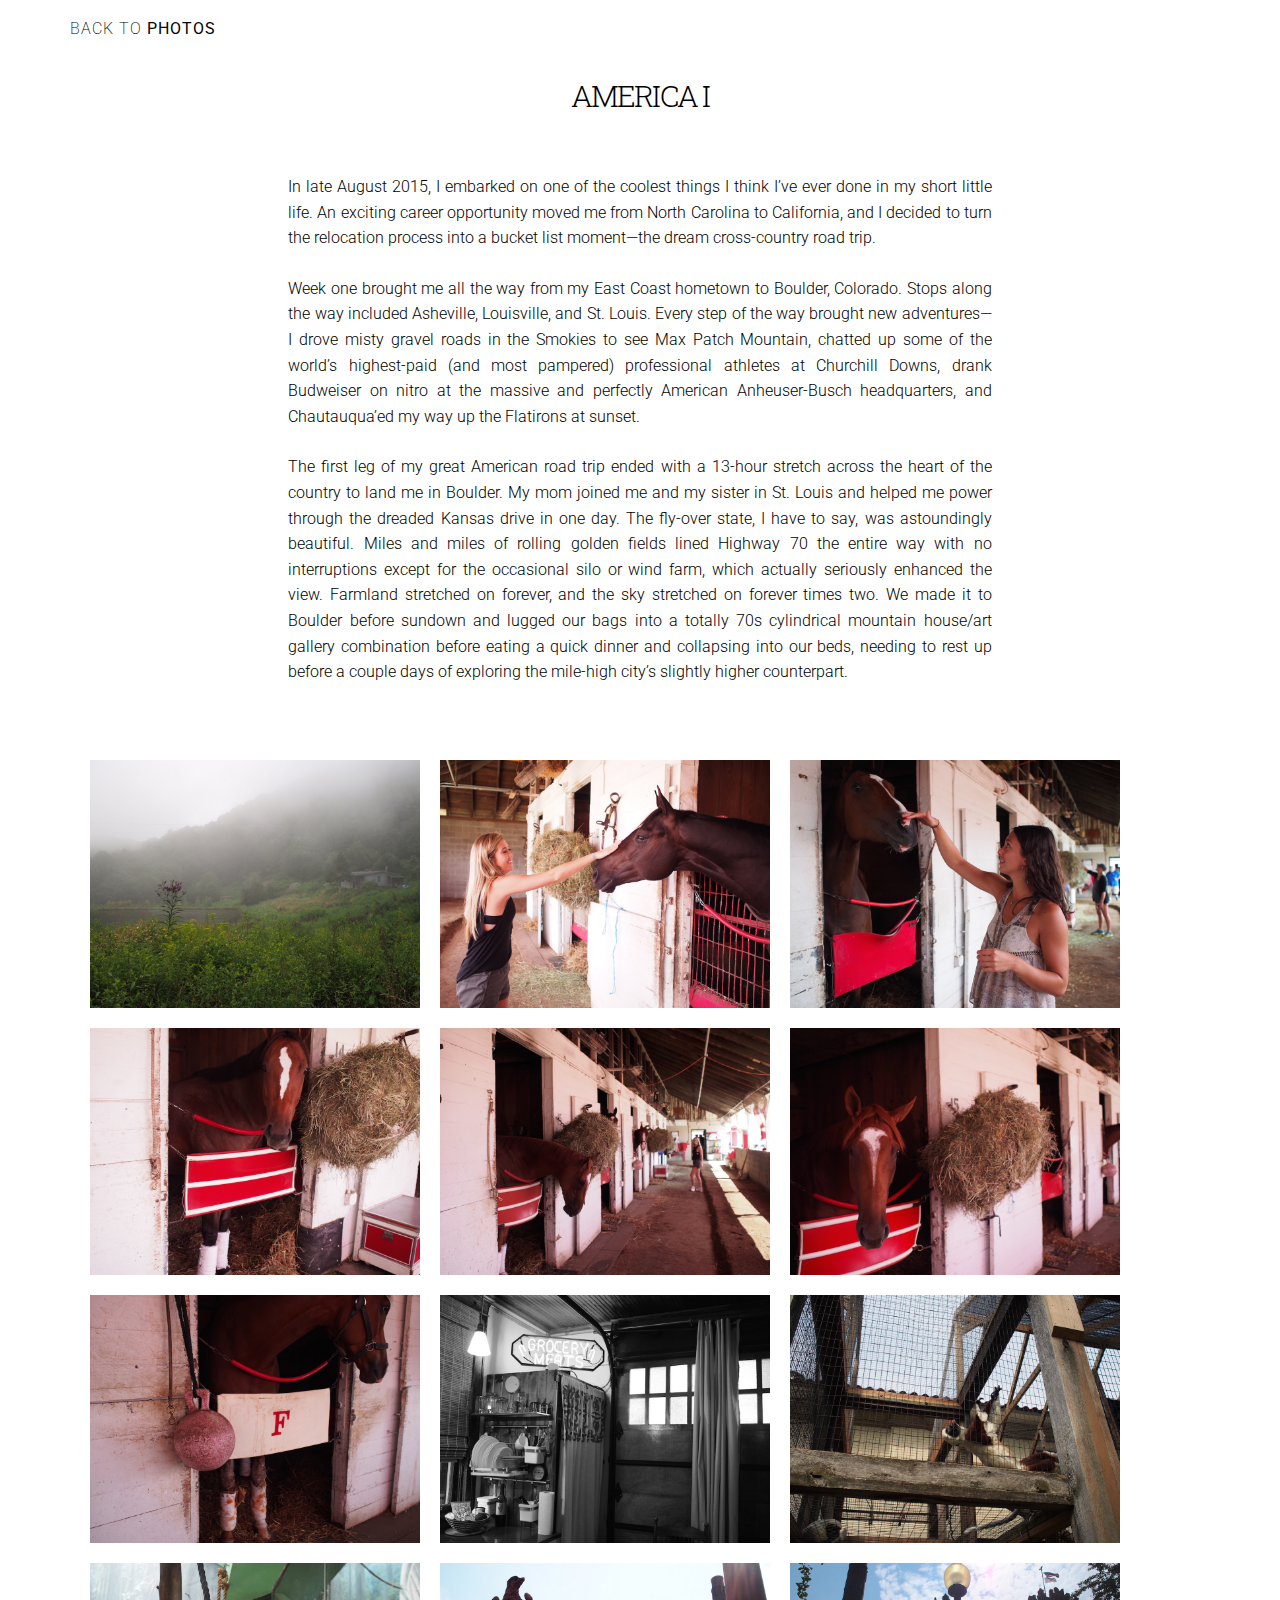
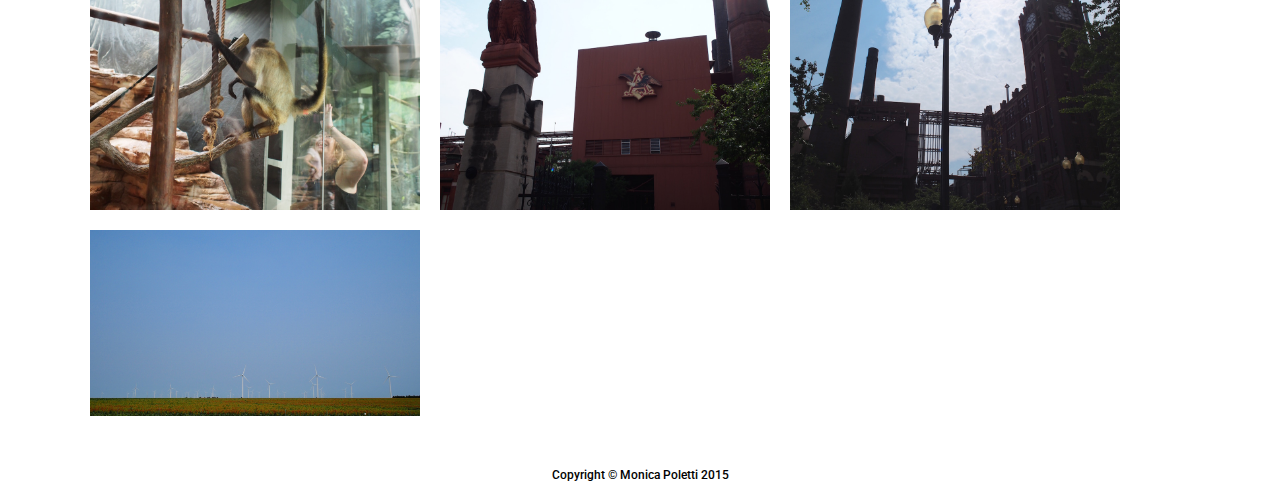
<file: america12015.html>
<!doctype html>
<html lang="en-US">
<head>
  <meta charset="utf-8">
  <meta http-equiv="Content-Type" content="text/html">
  <title>America I</title>
  <meta name="author" content="Monica Poletti"> <!-- adapted from Jake Rocheleau -->
  <link rel="icon" 
      type="image/png" 
      href="img/acorn.png">
  
  <link href="css/bootstrap.min.css" rel="stylesheet">
  <link href="css/style.css" rel="stylesheet">
  <link rel="stylesheet" type="text/css" media="all" href="css/album.css">

  <link rel="stylesheet" type="text/css" media="all" href="css/magnific-popup.css">
  <script type="text/javascript" src="js/jquery-1.11.1.min.js"></script>
  <script type="text/javascript" src="js/jquery.magnific-popup.min.js"></script>

  <link href='http://fonts.googleapis.com/css?family=Roboto+Slab:100,200,300' rel='stylesheet' type='text/css'>
  <link href='http://fonts.googleapis.com/css?family=Roboto:100,300,400' rel='stylesheet' type='text/css'>
</head>


<body>
  <h3><a class="page-scroll" href="index.html#photos">
    <span class="light">Back to</span> Photos</a></h3>

  <div id="wrapper">
    <h1>America I</h1>
    <div class="col-lg-8 col-lg-offset-2 text-justify">
      <p>In late August 2015, I embarked on one of the coolest things I think I’ve ever done in my short little life. An exciting career opportunity moved me from North Carolina to California, and I decided to turn the relocation process into a bucket list moment&mdash;the dream cross-country road trip.</p>
      <p>Week one brought me all the way from my East Coast hometown to Boulder, Colorado. Stops along the way included Asheville, Louisville, and St. Louis. Every step of the way brought new adventures&mdash;I drove misty gravel roads in the Smokies to see Max Patch Mountain, chatted up some of the world’s highest-paid (and most pampered) professional athletes at Churchill Downs, drank Budweiser on nitro at the massive and perfectly American Anheuser-Busch headquarters, and Chautauqua’ed my way up the Flatirons at sunset.</p>

      <p>The first leg of my great American road trip ended with a 13-hour stretch across the heart of the country to land me in Boulder. My mom joined me and my sister in St. Louis and helped me power through the dreaded Kansas drive in one day. The fly-over state, I have to say, was astoundingly beautiful. Miles and miles of rolling golden fields lined Highway 70 the entire way with no interruptions except for the occasional silo or wind farm, which actually seriously enhanced the view. Farmland stretched on forever, and the sky stretched on forever times two. We made it to Boulder before sundown and lugged our bags into a totally 70s cylindrical mountain house/art gallery combination before eating a quick dinner and collapsing into our beds, needing to rest up before a couple days of exploring the mile-high city’s slightly higher counterpart.</p>
      <p><br></p>
    </div>
    
    <ul id="portfolio" class="clearfix">

      <!-- 1 - 10 -->

      <li><a href="albums/america12015/P8240175.jpg" title="Max Patch Road"><img src="albums/america12015/P8240175.jpg" alt=""></a></li>
      
      <li><a href="albums/america12015/P8250193.jpg" title="Natalie at Churchill Downs"><img src="albums/america12015/P8250193.jpg" alt=""></a></li>
      
      <li><a href="albums/america12015/P8250201.jpg" title="Monica at Churchill Downs"><img src="albums/america12015/P8250201.jpg" alt=""></a></li>
      
      <li><a href="albums/america12015/P8250223.jpg" title="Thoroughbred"><img src="albums/america12015/P8250223.jpg" alt=""></a></li>
      
      <li><a href="albums/america12015/P8250225.jpg" title="Stables"><img src="albums/america12015/P8250225.jpg" alt=""></a></li>
      
      <li><a href="albums/america12015/P8250227.jpg" title="Thoroughbred 2"><img src="albums/america12015/P8250227.jpg" alt=""></a></li>
      
      <li><a href="albums/america12015/P8250230.jpg" title="Thoroughbred knees"><img src="albums/america12015/P8250230.jpg" alt=""></a></li>
      
      <li><a href="albums/america12015/P8280239.jpg" title="St. Louis kitchen"><img src="albums/america12015/P8280239.jpg" alt=""></a></li>

      <li><a href="albums/america12015/P8280254.jpg" title="St. Louis Zoo"><img src="albums/america12015/P8280254.jpg" alt=""></a></li>
      
      <li><a href="albums/america12015/P8280257.jpg" title="Mom with a spider monkey"><img src="albums/america12015/P8280257.jpg" alt=""></a></li>
      
      <!-- 11 - 20 -->

      <li><a href="albums/america12015/P8280274.jpg" title="Anheuser-Busch"><img src="albums/america12015/P8280274.jpg" alt=""></a></li>
      
      <li><a href="albums/america12015/P8280276.jpg" title="Anheuser-Busch 2"><img src="albums/america12015/P8280276.jpg" alt=""></a></li>
      
      <li><a href="albums/america12015/P8290289.jpg" title="Kansas"><img src="albums/america12015/P8290289.jpg" alt=""></a></li>

    </ul>
  </div>


<!-- Footer -->
  <footer>
      <div class="container text-center">
          <h6><br></h6>
          <h6>Copyright &copy; Monica Poletti 2015</h6>
      </div>
  </footer>

  <script type="text/javascript">
  $(function(){
    $('#portfolio').magnificPopup({
      delegate: 'a',
      type: 'image',
      image: {
        cursor: null,
        titleSrc: 'title'
      },
      gallery: {
        enabled: true,
        preload: [0,1], // Will preload 0 - before current, and 1 after the current image
        navigateByImgClick: true
  		}
    });
  });
  </script>
</body>
</html>
</file>
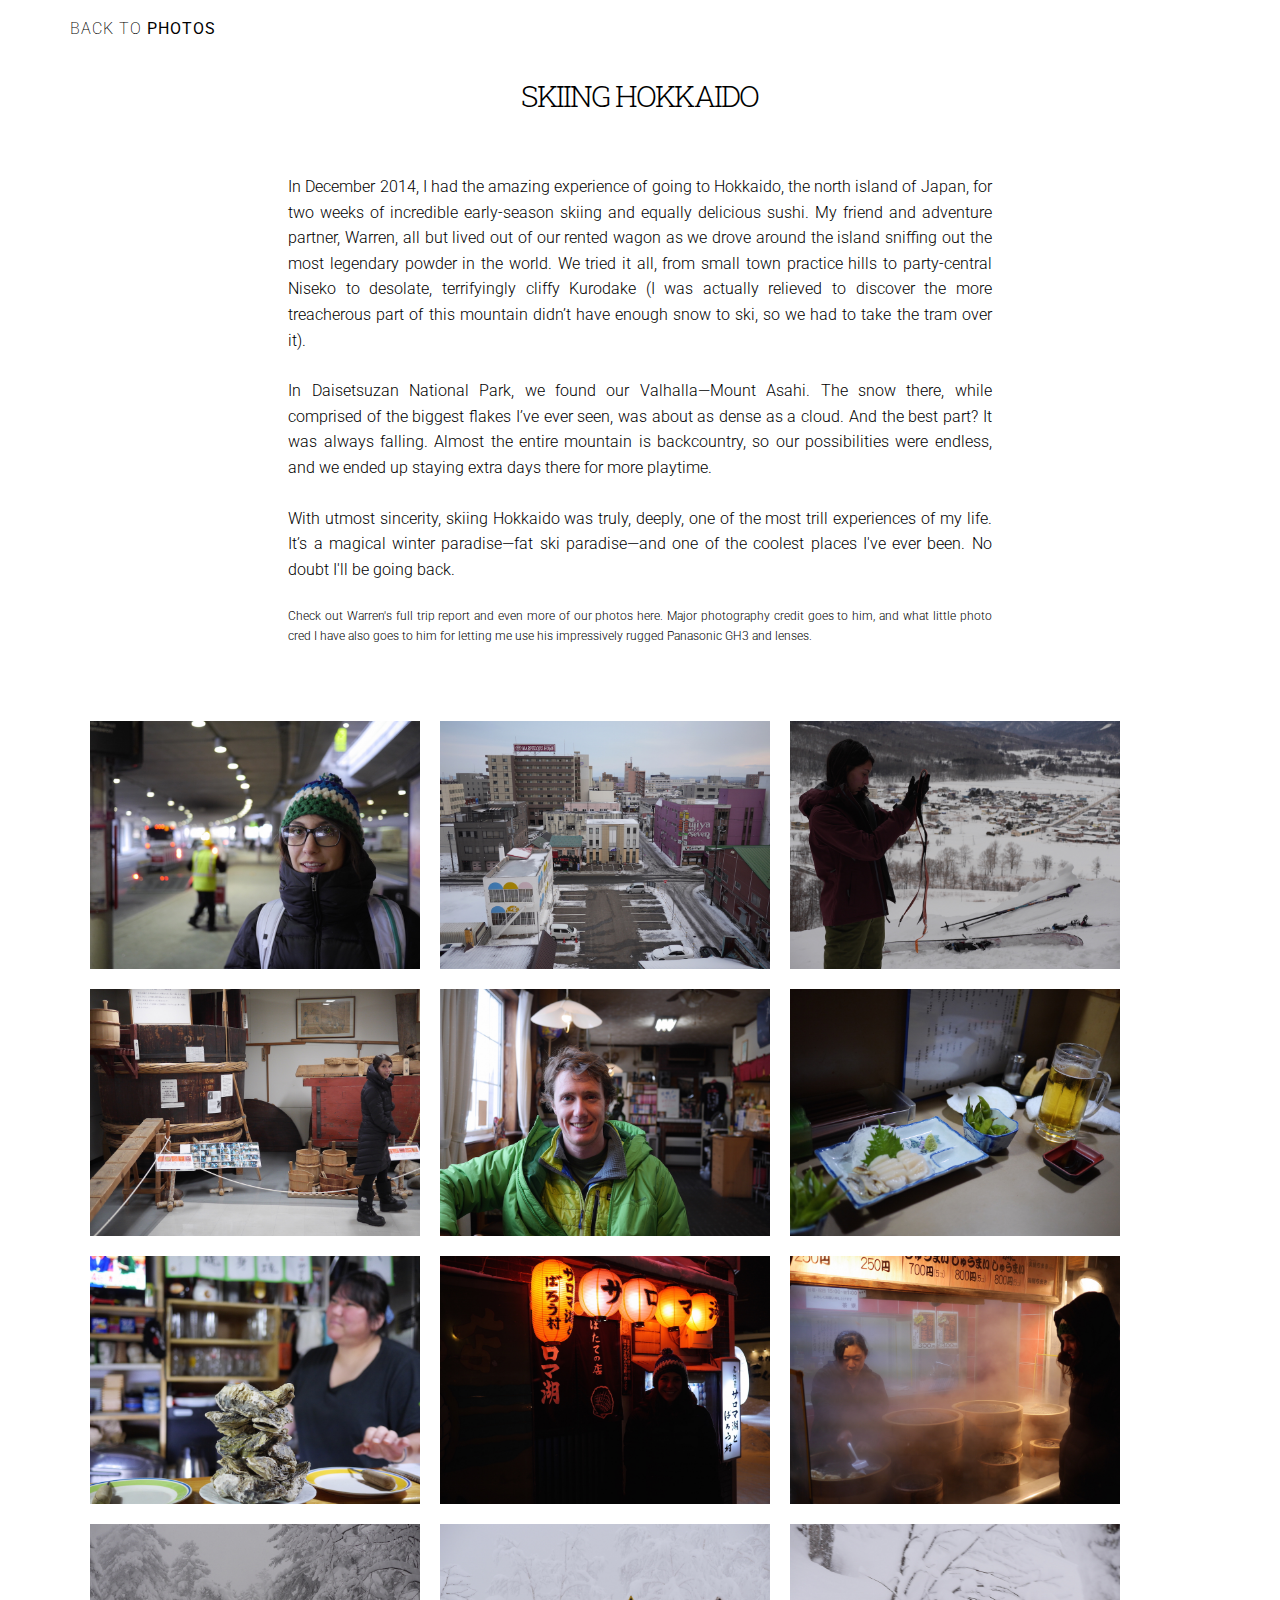
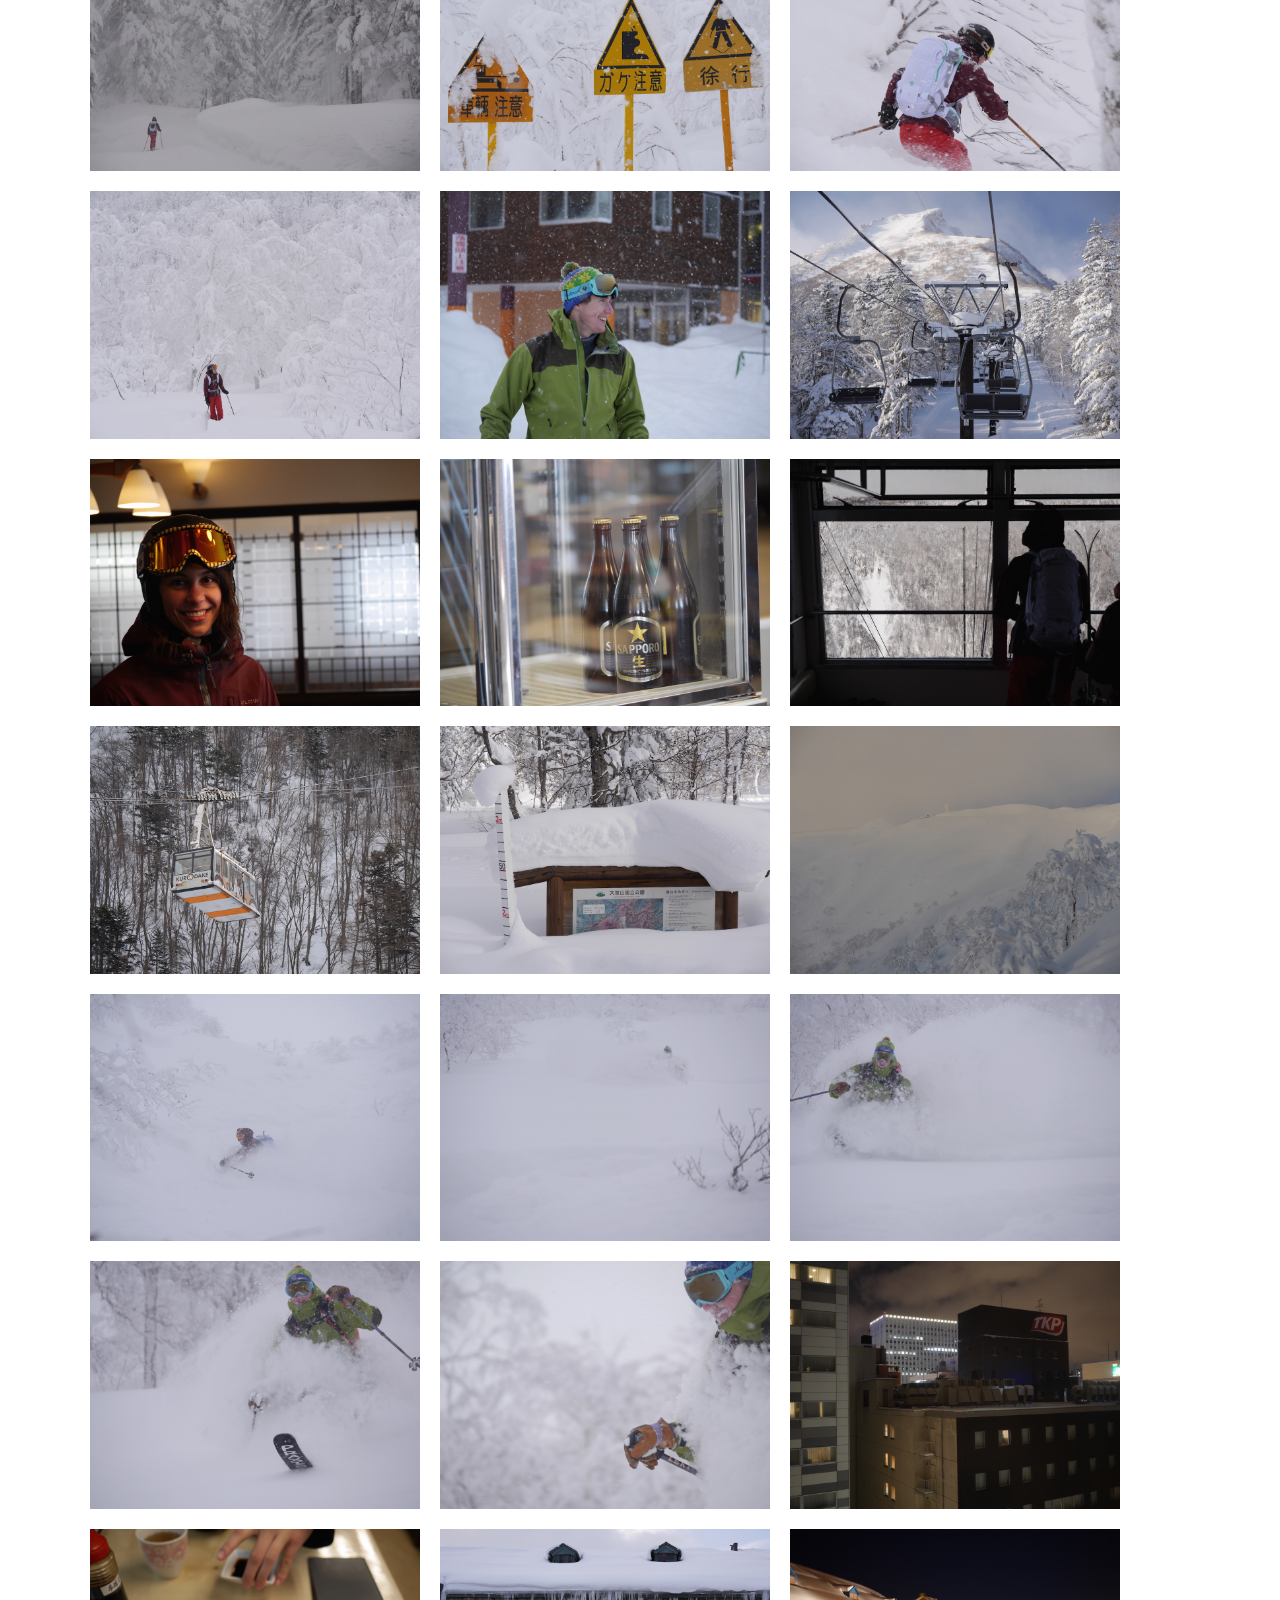
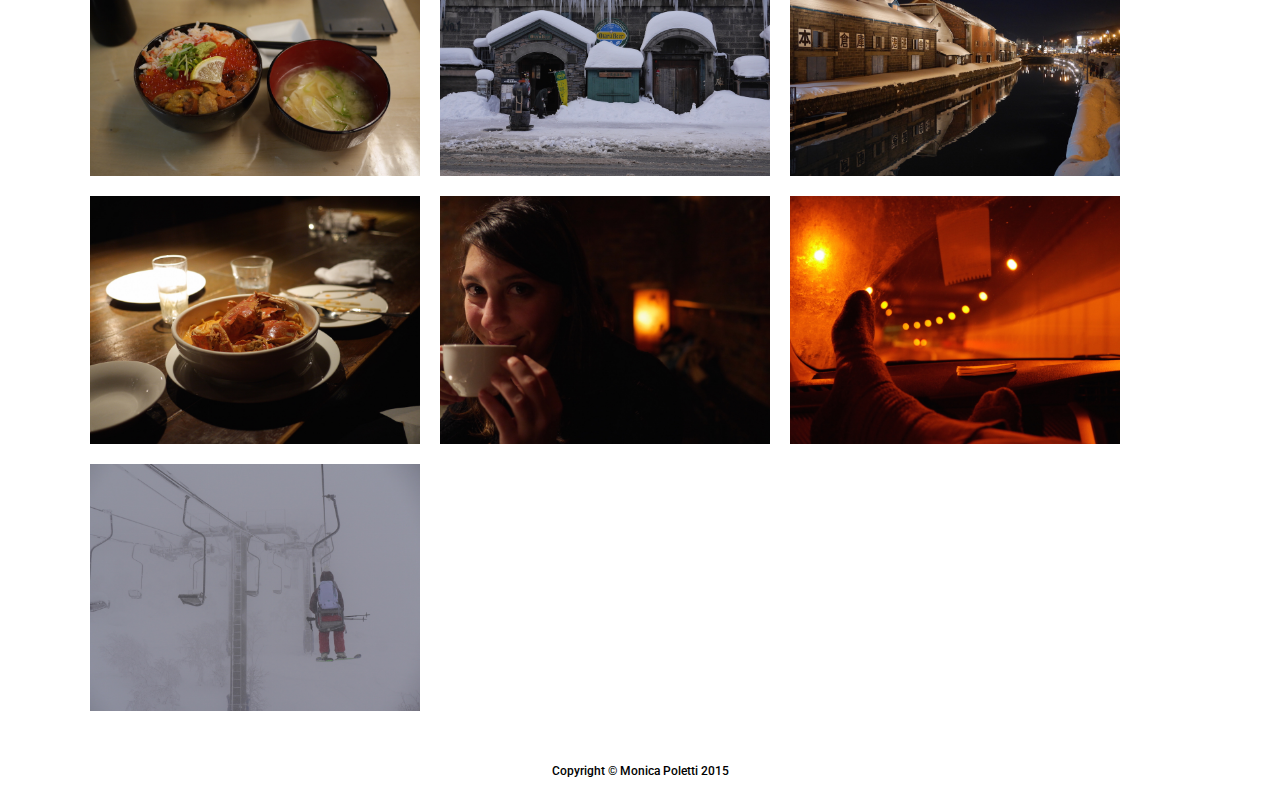
<file: hokkaido2014.html>
<!doctype html>
<html lang="en-US">
<head>
  <meta charset="utf-8">
  <meta http-equiv="Content-Type" content="text/html">
  <title>Skiing Hokkaido</title>
  <meta name="author" content="Monica Poletti"> <!-- adapted from Jake Rocheleau -->
  <link rel="icon" 
      type="image/png" 
      href="img/acorn.png">
  
  <link href="css/bootstrap.min.css" rel="stylesheet">
  <link href="css/style.css" rel="stylesheet">
  <link rel="stylesheet" type="text/css" media="all" href="css/album.css">

  <link rel="stylesheet" type="text/css" media="all" href="css/magnific-popup.css">
  <script type="text/javascript" src="js/jquery-1.11.1.min.js"></script>
  <script type="text/javascript" src="js/jquery.magnific-popup.min.js"></script>

  <link href='http://fonts.googleapis.com/css?family=Roboto+Slab:100,200,300' rel='stylesheet' type='text/css'>
  <link href='http://fonts.googleapis.com/css?family=Roboto:100,300,400' rel='stylesheet' type='text/css'>
</head>


<body>
  <h3><a class="page-scroll" href="index.html#photos">
    <span class="light">Back to</span> Photos</a></h3>

  <div id="wrapper">
    <h1>Skiing Hokkaido</h1>
    <div class="col-lg-8 col-lg-offset-2 text-justify">
      <p>In December 2014, I had the amazing experience of going to Hokkaido, the north island of Japan, for two weeks of incredible early-season skiing and equally delicious sushi. My friend and adventure partner, Warren, all but lived out of our rented wagon as we drove around the island sniffing out the most legendary powder in the world. We tried it all, from small town practice hills to party-central Niseko to desolate, terrifyingly cliffy Kurodake (I was actually relieved to discover the more treacherous part of this mountain didn’t have enough snow to ski, so we had to take the tram over it).</p>
      <p>In Daisetsuzan National Park, we found our Valhalla&mdash;Mount Asahi. The snow there, while comprised of the biggest flakes I’ve ever seen, was about as dense as a cloud. And the best part? It was always falling. Almost the entire mountain is backcountry, so our possibilities were endless, and we ended up staying extra days there for more playtime.</p>
      <p>With utmost sincerity, skiing Hokkaido was truly, deeply, one of the most trill experiences of my life. It’s a magical winter paradise&mdash;fat ski paradise&mdash;and one of the coolest places I've ever been. No doubt I'll be going back.</p>
      <p style="font-size:12px"> Check out Warren's full trip report and even more of our photos <a href="http://warrenbcaldwell.com/" target="_blank"><span class="heavy">here</span></a>. Major photography credit goes to him, and what little photo cred I have also goes to him for letting me use his impressively rugged Panasonic GH3 and lenses.</p>
      <p><br></p>
    </div>
    
    <ul id="portfolio" class="clearfix">

      <!-- 1 - 10 -->

      <li><a href="albums/hokkaido2014/GH3P1020967.JPG" title="Early layover in Toronto"><img src="albums/hokkaido2014/GH3P1020967.JPG" alt=""></a></li>
      
      <li><a href="albums/hokkaido2014/GH3P1020985.JPG" title="Chitose"><img src="albums/hokkaido2014/GH3P1020985.JPG" alt=""></a></li>
      
      <li><a href="albums/hokkaido2014/GH3P1020990.JPG" title="At the top of Kokusetsu Shimukappu Central Ski Area"><img src="albums/hokkaido2014/GH3P1020990.JPG" alt=""></a></li>
      
      <li><a href="albums/hokkaido2014/GH3P1030034.JPG" title="Sake brewing museum"><img src="albums/hokkaido2014/GH3P1030034.JPG" alt=""></a></li>
      
      <li><a href="albums/hokkaido2014/GH3P1030065.JPG" title="Warren in the chizu-ramen shop"><img src="albums/hokkaido2014/GH3P1030065.JPG" alt=""></a></li>
      
      <li><a href="albums/hokkaido2014/GH3P1030128.JPG" title="Sashimi"><img src="albums/hokkaido2014/GH3P1030128.JPG" alt=""></a></li>
      
      <li><a href="albums/hokkaido2014/GH3P1030132.JPG" title="Giant steamed oysters"><img src="albums/hokkaido2014/GH3P1030132.JPG" alt=""></a></li>
      
      <li><a href="albums/hokkaido2014/GH3P1030142.JPG" title="Seafood restaurant in Asahikawa"><img src="albums/hokkaido2014/GH3P1030142.JPG" alt=""></a></li>

      <li><a href="albums/hokkaido2014/GH3P1030143.JPG" title="Steaming street-side pork buns"><img src="albums/hokkaido2014/GH3P1030143.JPG" alt=""></a></li>
      
      <li><a href="albums/hokkaido2014/GH3P1030152.JPG" title="Skinning up Asahidake"><img src="albums/hokkaido2014/GH3P1030152.JPG" alt=""></a></li>
      
      <!-- 11 - 20 -->

      <li><a href="albums/hokkaido2014/GH3P1030166.JPG" title="Caution signs on the mountain"><img src="albums/hokkaido2014/GH3P1030166.JPG" alt=""></a></li>
      
      <li><a href="albums/hokkaido2014/GH3P1030182.JPG" title=""><img src="albums/hokkaido2014/GH3P1030182.JPG" alt=""></a></li>
      
      <li><a href="albums/hokkaido2014/GH3P1030254.JPG" title="Asahidake paradise"><img src="albums/hokkaido2014/GH3P1030254.JPG" alt=""></a></li>

      <li><a href="albums/hokkaido2014/GH3P1030314.JPG" title="Warren at Asahidake Ropeway"><img src="albums/hokkaido2014/GH3P1030314.JPG" alt=""></a></li>
      
      <li><a href="albums/hokkaido2014/GH3P1030326.JPG" title="Kurodake on Christmas Day"><img src="albums/hokkaido2014/GH3P1030326.JPG" alt=""></a></li>
      
      <li><a href="albums/hokkaido2014/GH3P1030406.JPG" title="Dirtbag"><img src="albums/hokkaido2014/GH3P1030406.JPG" alt=""></a></li>

      <li><a href="albums/hokkaido2014/GH3P1030411.JPG" title="Sapporo was mandatory at every meal"><img src="albums/hokkaido2014/GH3P1030411.JPG" alt=""></a></li>
      
      <li><a href="albums/hokkaido2014/GH3P1030414.JPG" title="Kurodake Ropeway"><img src="albums/hokkaido2014/GH3P1030414.JPG" alt=""></a></li>
      
      <li><a href="albums/hokkaido2014/GH3P1030417.JPG" title="Pika Express"><img src="albums/hokkaido2014/GH3P1030417.JPG" alt=""></a></li>
      
      <li><a href="albums/hokkaido2014/GH3P1030436.JPG" title="Deep snow in Daisetsuzan National Park"><img src="albums/hokkaido2014/GH3P1030436.JPG" alt=""></a></li>
      
      <!-- 21 - 30 -->

      <li><a href="albums/hokkaido2014/GH3P1030457.JPG" title="View from our hike up Asahidake"><img src="albums/hokkaido2014/GH3P1030457.JPG" alt=""></a></li> 

      <li><a href="albums/hokkaido2014/GH3P1030486.JPG" title=""><img src="albums/hokkaido2014/GH3P1030486.JPG" alt=""></a></li>
      
      <li><a href="albums/hokkaido2014/GH3P1030582.JPG" title="Mega face shots at Mount Asahi"><img src="albums/hokkaido2014/GH3P1030582.JPG" alt=""></a></li>
      
      <li><a href="albums/hokkaido2014/GH3P1030589.JPG" title=""><img src="albums/hokkaido2014/GH3P1030589.JPG" alt=""></a></li>
      
      <li><a href="albums/hokkaido2014/GH3P1030591.JPG" title="Warren floating on powder"><img src="albums/hokkaido2014/GH3P1030591.JPG" alt=""></a></li>
      
      <li><a href="albums/hokkaido2014/GH3P1030594.JPG" title=""><img src="albums/hokkaido2014/GH3P1030594.JPG" alt=""></a></li>

      <li><a href="albums/hokkaido2014/GH3P1030610.JPG" title="Sapporo"><img src="albums/hokkaido2014/GH3P1030610.JPG" alt=""></a></li>
      
      <li><a href="albums/hokkaido2014/GH3P1030624.JPG" title="Uni rice bowl breakfast"><img src="albums/hokkaido2014/GH3P1030624.JPG" alt=""></a></li>
      
      <li><a href="albums/hokkaido2014/GH3P1030647.JPG" title="Surprisingly delicious Bavarian beer hall in Otaru"><img src="albums/hokkaido2014/GH3P1030647.JPG" alt=""></a></li>
      
      <li><a href="albums/hokkaido2014/GH3P1030670.JPG" title="=Otaru canal"><img src="albums/hokkaido2014/GH3P1030670.JPG" alt=""></a></li>

      <!-- 31 - 34 -->

      <li><a href="albums/hokkaido2014/GH3P1030681.JPG" title="Crab spaghetti"><img src="albums/hokkaido2014/GH3P1030681.JPG" alt=""></a></li>

      <li><a href="albums/hokkaido2014/GH3P1030682.JPG" title=""><img src="albums/hokkaido2014/GH3P1030682.JPG" alt=""></a></li>
      
      <li><a href="albums/hokkaido2014/GH3P1030687.JPG" title="Land of tunnels"><img src="albums/hokkaido2014/GH3P1030687.JPG" alt=""></a></li>
      
      <li><a href="albums/hokkaido2014/GH3P1030689.JPG" title="The single chair at Niseko"><img src="albums/hokkaido2014/GH3P1030689.JPG" alt=""></a></li>

    </ul>
  </div>


<!-- Footer -->
  <footer>
      <div class="container text-center">
          <h6><br></h6>
          <h6>Copyright &copy; Monica Poletti 2015</h6>
      </div>
  </footer>

  <script type="text/javascript">
  $(function(){
    $('#portfolio').magnificPopup({
      delegate: 'a',
      type: 'image',
      image: {
        cursor: null,
        titleSrc: 'title'
      },
      gallery: {
        enabled: true,
        preload: [0,1], // Will preload 0 - before current, and 1 after the current image
        navigateByImgClick: true
  		}
    });
  });
  </script>
</body>
</html>
</file>
<file: css/style.css>
/*!
 * Code licensed under the Apache License v2.0.
 * For details, see http://www.apache.org/licenses/LICENSE-2.0.
 */

body {
    width: 100%;
    height: 100%;
    font-family: 'Roboto',"Helvetica Neue",Helvetica,Arial,sans-serif;
    font-weight: 300;
    font-size: 16px;
    color: #000;
    background-color: #fff;
}

html {
    width: 100%;
    height: 100%;
}

h1,
h2,
h3,
h4,
h5 {
    margin: 0 0 55px;
    text-transform: uppercase;
    font-family: 'Roboto Slab',"Helvetica Neue",Helvetica,Arial,sans-serif;
    font-weight: 300;
    letter-spacing: 1px;
    color: #000;
}
h6 {
    font-family: 'Roboto',"Helvetica Neue",Helvetica,Arial,sans-serif;
    font-size: 12px;
}

p {
    margin: 0 0 25px;
    font-size: 16px;
    line-height: 1.6;
}

@media(min-width:768px) {
    p {
        margin: 0 0 35px;
        font-size: 16px;
        line-height: 1.6; 
    }
}

a {
    color: #000;
    font-weight: 400;
    -webkit-transition: all .2s ease-in-out;
    -moz-transition: all .2s ease-in-out;
    transition: all .2s ease-in-out;
}

a:hover {
    text-decoration: none;
    color: #ff9e61;
}

a:focus {
    text-decoration: none;
    color: #000;
}

.light {
    font-weight: 100;
}

.navbar-custom {
    margin-bottom: 0;
    border-bottom: 1px solid rgb(255,255,255);
    text-transform: uppercase;
    font-family: 'Roboto',"Helvetica Neue",Helvetica,Arial,sans-serif;
    background-color: #fff;
    font-size: 16px;
}

.navbar-custom .navbar-brand {
    font-family: 'Roboto',"Helvetica Neue",Helvetica,Arial,sans-serif;
    font-size: 18px;
}

.navbar-custom .navbar-brand:focus {
    outline: 0;
}

.navbar-custom .navbar-brand .navbar-toggle {
    padding: 4px 6px;
    font-size: 16px;
    color: #000;
}

.navbar-custom .navbar-brand .navbar-toggle:focus,
.navbar-custom .navbar-brand .navbar-toggle:active {
    outline: 0;
}

.navbar-custom a {
    color: #000;
}

.navbar-custom .nav li a {
    -webkit-transition: background .3s ease-in-out;
    -moz-transition: background .3s ease-in-out;
    transition: background .3s ease-in-out;
}

.navbar-custom .nav li a:hover {
    outline: 0;
    color: #ff9e61;
    background-color: transparent;
}

.navbar-custom .nav li a:focus,
.navbar-custom .nav li a:active {
    outline: 0;
    background-color: transparent;
}

.navbar-custom .nav li.active {
    outline: 0;
}

.navbar-custom .nav li.active a {
    color: #000;
    text-decoration: underline;
}

.navbar-custom .nav li.active a:hover {
    color: #ff9e61;
}

@media(min-width:768px) {
    .navbar-custom {
        padding: 20px 0;
        border-bottom: 0;
        letter-spacing: 1px;
        background: 0 0;
        -webkit-transition: background .5s ease-in-out,padding .5s ease-in-out;
        -moz-transition: background .5s ease-in-out,padding .5s ease-in-out;
        transition: background .5s ease-in-out,padding .5s ease-in-out;
    }

    .navbar-custom.top-nav-collapse {
        padding: 0;
        border-bottom: 1px solid rgba(255,255,255,.3);
        background-color: #fff;
        color: #000;
    }
}

.intro {
    display: table;
    width: 100%;
    height: auto;
    padding: 100px 0;
    text-align: center;
    color: #fff;
    background: url(../img/rappel_bg.jpg) no-repeat bottom center scroll;
    background-color: #fff;
    -webkit-background-size: cover;
    -moz-background-size: cover;
    background-size: cover;
    -o-background-size: cover;
}

.intro .intro-body {
    display: table-cell;
    vertical-align: middle;
}

.intro .intro-body .brand-heading {
    font-size: 40px;
}

.intro .intro-body .intro-text {
    font-size: 18px;
}

@media(min-width:768px) {
    .intro {
        height: 100%;
        padding: 0;
    }

    .intro .intro-body .brand-heading {
        font-size: 70px;
    }

    .intro .intro-body .intro-text {
        font-size: 26px;
    }
}

.btn-circle {
    width: 70px;
    height: 70px;
    margin-top: 0px;
    padding: 15px 16px;
    border: 1.5px solid #000;
    border-radius: 100%!important;
    font-size: 30px;
    color: #000;
    background: 0 0;
    -webkit-transition: background .3s ease-in-out;
    -moz-transition: background .3s ease-in-out;
    transition: background .3s ease-in-out;
}

.btn-circle:hover,
.btn-circle:focus {
    outline: 0;
    color: #ff9e61;
    border: 1.5px solid #ff9e61;
    background: rgba(255,255,255,0);
}

.btn-circle i.animated {
    -webkit-transition-property: -webkit-transform;
    -webkit-transition-duration: 1s;
    -moz-transition-property: -moz-transform;
    -moz-transition-duration: 1s;
}

.btn-circle:hover i.animated {
    -webkit-animation-name: pulse;
    -moz-animation-name: pulse;
    -webkit-animation-duration: 1.5s;
    -moz-animation-duration: 1.5s;
    -webkit-animation-iteration-count: infinite;
    -moz-animation-iteration-count: infinite;
    -webkit-animation-timing-function: linear;
    -moz-animation-timing-function: linear;
}

@-webkit-keyframes pulse {    
    0% {
        -webkit-transform: scale(1);
        transform: scale(1);
    }

    50% {
        -webkit-transform: scale(1.2);
        transform: scale(1.2);
    }

    100% {
        -webkit-transform: scale(1);
        transform: scale(1);
    }
}

@-moz-keyframes pulse {    
    0% {
        -moz-transform: scale(1);
        transform: scale(1);
    }

    50% {
        -moz-transform: scale(1.2);
        transform: scale(1.2);
    }

    100% {
        -moz-transform: scale(1);
        transform: scale(1);
    }
}

.content-section {
    padding-top: 100px;
}

.photos-section {
    width: 100%;
    padding: 40px 0 0 0;
    color: #000;
    background-color: transparent;
    -webkit-background-size: cover;
    -moz-background-size: cover;
    background-size: cover;
    -o-background-size: cover;
}

.portfolio-box {
    display: block;
    position: relative;
    margin: 0 auto;
    max-width: 650px;
}

.portfolio-box .portfolio-box-caption {
    display: block;
    position: absolute;
    bottom: 0;
    width: 100%;
    height: 100%;
    text-align: center;
    color: #fff;
    opacity: 0;
    background: rgba(0,0,0,.7);
    -webkit-transition: all .75s;
    -moz-transition: all .75s;
    transition: all .75s;
}

.portfolio-box .portfolio-box-caption .portfolio-box-caption-content {
    position: absolute;
    top: 50%;
    width: 100%;
    text-align: center;
    transform: translateY(-50%);
}

.portfolio-box .portfolio-box-caption .portfolio-box-caption-content .album-date,
.portfolio-box .portfolio-box-caption .portfolio-box-caption-content .album-name {
    padding: 0 15px;
    font-family: 'Roboto','Helvetica Neue',Arial,sans-serif;
}

.portfolio-box .portfolio-box-caption .portfolio-box-caption-content .album-date {
    text-transform: uppercase;
    font-size: 14px;
    font-weight: 100;
}

.portfolio-box .portfolio-box-caption .portfolio-box-caption-content .album-name {
    font-size: 14px;
    font-weight: 300;
    text-transform: uppercase;
}

.portfolio-box:hover .portfolio-box-caption {
    opacity: 1;
}

@media(min-width:768px) {
    .portfolio-box .portfolio-box-caption .portfolio-box-caption-content .album-date {
        text-transform: uppercase;
        font-size: 16px;
        font-weight: 100;
    }

    .portfolio-box .portfolio-box-caption .portfolio-box-caption-content .album-name {
        text-transform: uppercase;
        font-size: 16px;
        font-weight: 300;
    }
}


#map {
    width: 100%;
    height: 200px;
    margin-top: 100px;
}

@media(min-width:767px) {
    .content-section {
        padding-top: 150px;
    }

    .photos-section {
        padding: 130px 0 0 0;
    }

    #map {
        height: 400px;
        margin-top: 250px;
    }
}

.btn {
    border-radius: 0;
    text-transform: uppercase;
    font-family: 'Roboto',"Helvetica Neue",Helvetica,Arial,sans-serif;
    font-weight: 400;
    -webkit-transition: all .3s ease-in-out;
    -moz-transition: all .3s ease-in-out;
    transition: all .3s ease-in-out;
}

.btn-default {
    border: 1px solid #000;
    color: #000;
    background-color: transparent;
}

.btn-default:hover,
.btn-default:focus {
    border: 1px solid #000;
    outline: 0;
    color: #000;
    background-color: rgba(255,255,255,.2);
}

ul.social-icon {
    margin-top: 0;
    font-size: 48px;
}

@media(max-width:1199px) {
    ul.social-icon {
        margin-top: 15px;
    }
}

@media(max-width:767px) {
    ul.social-icon li {
        display: block;
        margin-bottom: 20px;
        padding: 0;
    }

    ul.social-icon li:last-child {
        margin-bottom: 0;
    }
}

footer {
    padding: 100px 0 10px 0;
}

footer p {
    margin: 0;
}

.no-padding {
    padding: 0;
}

.no-gutter > [class*=col-] {
    padding-right: 0;
    padding-left: 0;
}

::-moz-selection {
    text-shadow: none;
    background: #fcfcfc;
    background: rgba(255,255,255,.2);
}

::selection {
    text-shadow: none;
    background: #fcfcfc;
    background: rgba(255,255,255,.2);
}

.box {
  margin: 15px 0 15px 0;
}

img::selection {
    background: 0 0;
}

img::-moz-selection {
    background: 0 0;
}

body {
    webkit-tap-highlight-color: rgba(255,255,255,.2);
}
</file>
<file: css/album.css>
html, body, div, span, applet, object, iframe, h1, h2, h4, h5, blockquote, pre, a, abbr, acronym, address, big, cite, code, del, dfn, em, ins, kbd, q, s, samp, small, strike, strong, sub, sup, tt, var, b, u, i, center, dl, dt, dd, ol, ul, li, fieldset, form, label, legend, table, caption, tbody, tfoot, thead, tr, th, td, article, aside, canvas, details, embed, figure, figcaption, footer, header, hgroup, menu, nav, output, ruby, section, summary, time, mark, audio, video {
  margin: 0;
  padding: 0;
  border: 0;
  font-size: 100%;
  font: inherit;
  vertical-align: baseline;
  outline: none;
  -webkit-font-smoothing: antialiased;
  -webkit-text-size-adjust: 100%;
  -ms-text-size-adjust: 100%;
  -webkit-box-sizing: border-box;
  -moz-box-sizing: border-box;
  box-sizing: border-box;
}

html { overflow-y: scroll; }
body {
  background: #fff;
  font-size: 62.5%;
  line-height: 1;
  font-family: 'Roboto', Helvetica, Arial, sans-serif;
  font-weight: 300;
  padding: 45px 25px;
  padding-bottom: 100px;
}

br { display: block; line-height: 1.6em; } 

article, aside, details, figcaption, figure, footer, header, hgroup, menu, nav, section { display: block; }
ol, ul { list-style: none; }

input, textarea { 
  -webkit-font-smoothing: antialiased;
  -webkit-text-size-adjust: 100%;
  -ms-text-size-adjust: 100%;
  -webkit-box-sizing: border-box;
  -moz-box-sizing: border-box;
  box-sizing: border-box;
  outline: none;
}

blockquote, q { quotes: none; }
blockquote:before, blockquote:after, q:before, q:after { content: ''; content: none; }
strong, b { font-weight: bold; }
em, i { font-style: italic; }

table { border-collapse: collapse; border-spacing: 0; }
img { 
  border: 0;
  max-width: 100%; 
  float: left;
}

h1 {
  font-family: 'Roboto Slab',"Helvetica Neue",Helvetica,Arial,sans-serif;
  text-transform: uppercase;
  font-size: 30px;
  font-weight: 300;
  line-height: 1.55em;
  margin-top: 35px;
  margin-bottom: 55px;
  text-align: center;
  color: #000;
  letter-spacing: -0.06em;
}

h3 {
  font-family: 'Roboto',"Helvetica Neue",Helvetica,Arial,sans-serif;
  text-transform: uppercase;
  font-size: 16px;
  font-weight: 400;
  margin: -25px 45px 0;
}

h6 {
    font-family: 'Roboto',"Helvetica Neue",Helvetica,Arial,sans-serif;
    font-size: 12px;
}

p {
  margin: 0px 0px 25px 0px;
  font-size: 16px;
  line-height: 1.6;
}

/**
ul {
  list-style: none;
  -moz-column-count:3;
  -moz-column-gap: 3%;
  -moz-column-width: 30%;
  -webkit-column-count:3;
  -webkit-column-gap: 3%;
  -webkit-column-width: 30%;
  column-count: 3;
  column-gap: 3%;
  column-width: 30%;
}
ul li {
  width:100%;
  display: inline;
}
ul li img {
  width:100%;
  margin-bottom: 10px;
  float: left;
}
*//

.heavy {
  font-weight: 400;
}

.light {
    font-weight: 200;
}

/** page structure **/
#wrapper {
  display: block;
  max-width: 1100px;
  margin: 0 auto;
}

#portfolio {
  display: block;  
}

#portfolio li {
  display: block;
  float: left;
  width: 30%;
  max-width: 400px;
  margin-top: 0px;
  margin-right: 20px;
  margin-bottom: 20px;
}

#portfolio li a {
  display: block;
}

.mfp-title {
  font-family: 'Roboto',"Helvetica Neue",Helvetica,Arial,sans-serif;
  font-size: 16px;
  line-height: 18px;
  color: #fff !important;
  font-weight: 300;
}

/** clearfix **/
.clearfix:after { content: "."; display: block; clear: both; visibility: hidden; line-height: 0; height: 0; }
.clearfix { display: inline-block; line-height: 0; } 
 
html[xmlns] .clearfix { display: block; }
* html .clearfix { height: 1%; }


/** media queries **/
@media screen and (max-width: 780px) {
  #portfolio li {
    width: 45%;
  }
}

@media screen and (max-width: 550px) {
  #portfolio { 
    text-align: center;
  }
  
  #portfolio li {
    float: none;
    display: block;
    width: 80%;
    margin-bottom: 30px;
  }
}
</file>
